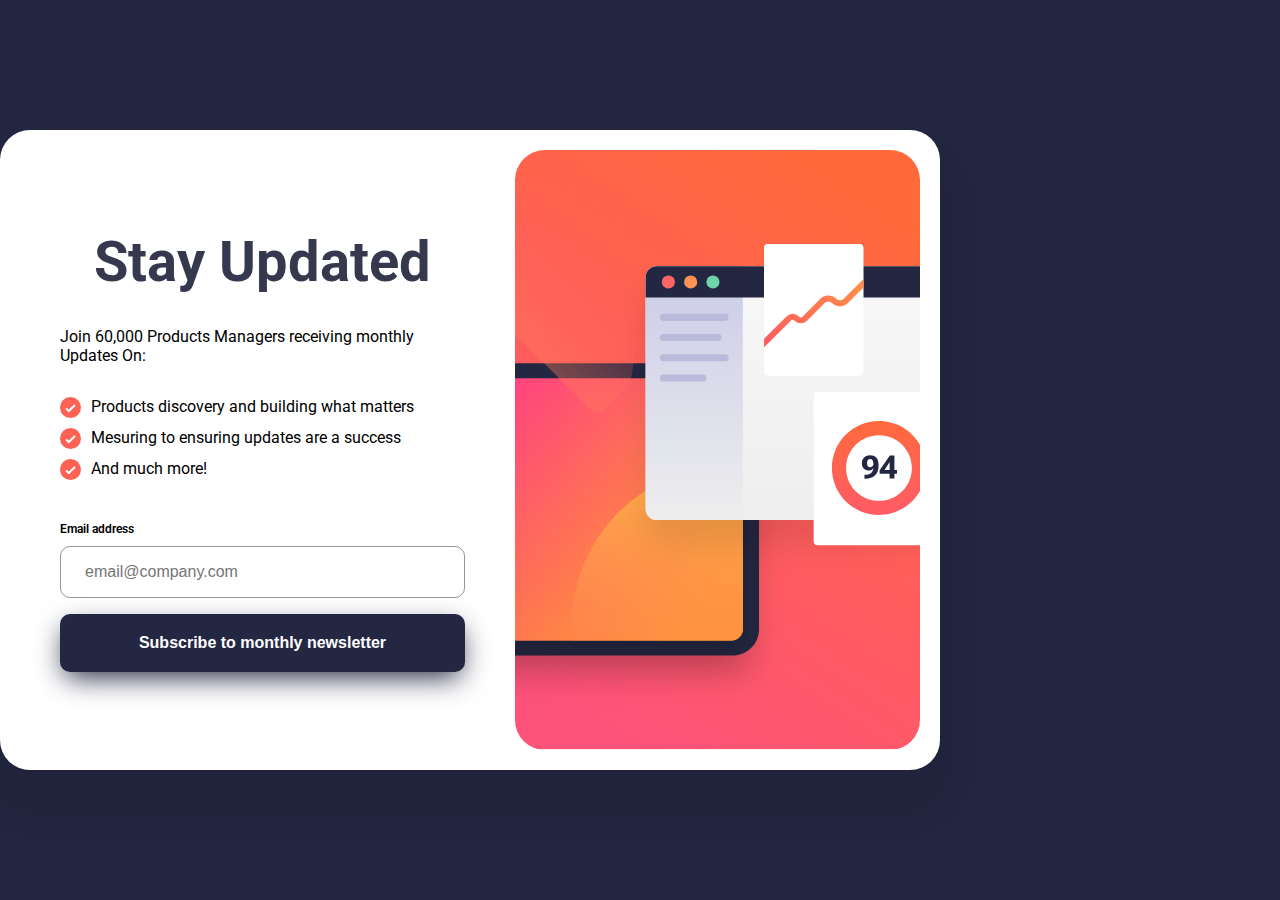
<file: index.html>
<!DOCTYPE html>
<html lang="en">
<head>
    <meta charset="UTF-8">
    <meta name="viewport" content="width=device-width, initial-scale=1.0">
    <link rel="icon" type="images/png" href="images/images/favicon-32x32.png" sizes="32x32"/>
    <link rel="stylesheet" href="style.css">
    <title>News Letter</title>
</head>
<body>
    <div class="container">
        <div class="news-letter-wrapper">
            <div class="landing-container">
                <h1>Stay Updated</h1>
                <p>Join 60,000 Products Managers receiving monthly Updates On:</p>
                <div class="cheacklist-wrapper">
                <div class="cheacklist">
                    <img src="images/images/icon-list.svg" alt="icon">
                    <p>Products discovery and building what matters</p>
                </div>
                <div class="cheacklist">
                    <img src="images/images/icon-list.svg" alt="icon">
                    <p>Mesuring to ensuring updates are a success</p>
                </div>
                <div class="cheacklist">
                    <img src="images/images/icon-list.svg" alt="icon">
                    <p>And much more!</p>
                </div>
            </div>
            <form class="form" action="success.html">
             <div  class="email-label">
                <label for="email">Email address</label>
                <label for="invaild" id="test" >Valied email required</label>
            </div>
            <input type="email" id="email" name="email" placeholder="email@company.com">
            <button type="submit">Subscribe to monthly newsletter</button>
            </form>
        </div>
        <div class="image-container"></div>
    </div>
</div>
<script src="app.js"></script>
</body>
</html>
</file>
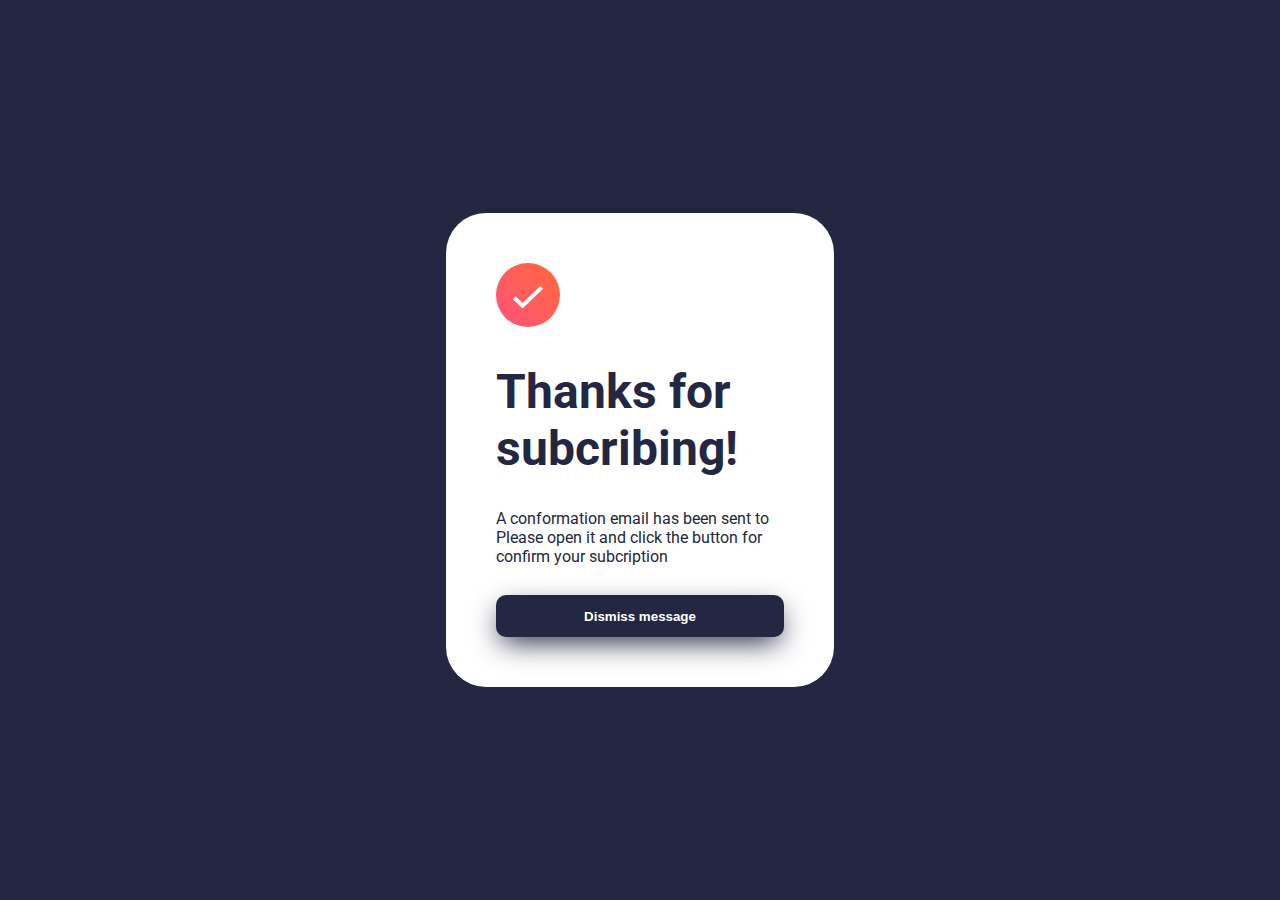
<file: success.html>
<!DOCTYPE html>
<html lang="en">
<head>
    <meta charset="UTF-8">
    <meta name="viewport" content="width=device-width, initial-scale=1.0">
    <title>Document</title>
    <link rel="stylesheet" href="style.css">
</head>
<body>
    <div class="conformation-container">
        <img src="images/images/icon-success.svg" alt="success-icon">
        <h1>Thanks for subcribing!</h1>
        <p>A conformation email has been sent to <strong><span id="display-email"></span></strong> Please open it and click the button for confirm your subcription </p>
        <button class="dismiss">Dismiss message</button>
    </div>
    <script>
      document.addEventListener('DOMContentLoaded',() =>{
        const queryString = window.location.search;
        const urlParms = new URLSearchParams(queryString);
        const email = urlParms.get('email');
        const dismiss = document.querySelector('.dismiss');
        if(email){
            document.getElementById('display-email').textContent=email;
        }
        dismiss.addEventListener('click',() =>{
            window.location.href = './index.html';
        })
})

    </script>
</body>
</html>
</file>
<file: style.css>
@import url('https://fonts.googleapis.com/css2?family=Roboto:ital,wght@0,100;0,300;0,400;0,500;0,700;0,900;1,100;1,300;1,400;1,500;1,700&display=swap');


:root {
    --white: hsl(0, 0%, 100%);
	--grey: hsl(231, 7%, 60%);
	--charcoal-grey: hsl(235, 18%, 26%);
	--dark-slate-grey: hsl(234, 29%, 20%);
	--text: var(--charcoal-grey);
	--bg: var(--dark-slate-grey);
	--primary: #ff6257;
	font-size: 16px;
}
body {
    padding: 0;
    margin: 0; 
    outline: 0;
    border: 0;
    font-family: 'Roboto', sans-serif;
    display: flex;
    align-items: center;
    justify-content: center;
    height: 100vh;
    background:hsl(234, 29%,20%);
}
.container {
    width: 1440px;
    max-width: 1440px;
    background: var(--dark-slate-grey);
}
.news-letter-wrapper {
    display: flex;
    justify-content: space-between;
    background: hsl(234, 29%, 20%);
    background: var(--white);
    width: 900px;
    max-width:100%;
    padding: 20px;
    border-radius: 30px;
    box-shadow: 0 34px 42px 23px rgba(0,0,0,0.1);
}
.news-letter-wrapper .landing-container {
    width: 45%;
    display: flex;
    flex-direction: column;
    align-items: center;
    justify-content: center;
    margin-left: 40px;
}
.news-letter-wrapper .landing-container > h1 {
    font-size: 3.5rem;
    margin: 0;
    padding: 0;
    border: 0;
    color: var(--text);
    margin-bottom: 1rem;
}
.news-letter-wrapper .landing-container > p {
    margin-bottom: 2rem;
}
.image-container {
    background-image: url(./images/images/illustration-sign-up-desktop.svg);
    width: 45%;
    height: 600px;
    background-repeat: no-repeat;
    background-size: cover;
    border-radius: 30px;
}
.cheacklist-wrapper {
    width: 100%;
    margin-bottom: 2rem;
}
.cheacklist {
    display: flex;
    gap: 10px;
    margin-bottom: 10px;
    width: 100%;
}
.cheacklist > p {
    padding: 0;
    margin: 0;
}
label {
    display: block;
    font-size: 0.75rem;
    margin-bottom: 10px;
    font-weight: 600;
}
input {
    display: block;
    width: 100%;
    box-sizing: border-box;
    padding: 1rem 1.5rem;
    border-radius: 10px;
    border: 1px solid var(--grey);
    font-size: 1rem;
}
.invaild {
    border: 2px solid red;
    background: rgba(255, 0,0,0.1);
}
input.invaild:focus {
    outline: 1px solid red;
}
#test {
    display: none;
}
#test.invaild {
    display: block;
    color: red;
    background-color: white;
    border: 0;
}
.email-label {
    display: flex;
    justify-content: space-between;
}
.form {
    width: 100%;
}
.form > button {
    width: 100%;
    margin-top: 1rem;
    border: 0;
    color: var(--white);
    background: var(--bg);
    font-size: 1rem;
    padding: 20px 0;
    border-radius: 10px;
    font-weight: 600;
    box-shadow: 0 10px 28px -5px var(--bg);
    transition: 300ms;
}
.form >button:hover {
 cursor: pointer;
 background-image: linear-gradient(to left , var(--primary),#ff5674);
 transform: scale(1.01);
 box-shadow: 0 10px 28px -5px #ff6257;
}
/* success design */

.conformation-container {
    background-color: white;
    width: 288px;
    max-width: 100%;
    padding: 50px;
    border-radius: 40px;
}
.conformation-container >h1 {
    font-size: 3rem;
    color: var(--dark-slate-grey);
    margin: 0;
    margin: 2rem 0;
}
.conformation-container > p {
    color: var(--dark-slate-grey);
}
.conformation-container .dismiss {
    border: 0; 
    width: 100%;
    font-weight: 700;
    color:white;
    background-color: var(--dark-slate-grey);
    padding: 1em 0;
    border-radius: 10px;
    margin-top: 1em;
    box-shadow: 0 10px 28px -5px var(--bg);
    transition: 200ms;
}
.conformation-container .dismiss:hover {
    cursor: pointer;
    transform: scale(1.035) translateY(-5%);
    background: #ff5674;
    box-shadow: 0 10px 28px -5px #ff5674;
}

/* responsive codes */

@media screen and (max-width: 950px) {
    .news-letter-wrapper {
        flex-direction: column;
        width: 100vw;
        height: 100vh;
        border-radius: 0;
        padding: 0;
        margin: 0;
        outline: 0;
    }
    .image-container {
        background-image: url(images/images/illustration-sign-up-mobile.svg);
        width: 100%;
        height: 400px;
        transform: translateY(-10%);
        background-size: cover;
        background-repeat: no-repeat;
        order: -1;
        border-radius: 0;
        position: relative;
    }
    .image-container::after {
        content: "";
        position: absolute;
        bottom: 0;
        width: 100%;
        height: 35px;
        transform: translateY(3%);
        background: white;
    }
    .news-letter-wrapper .landing-container {
        width: 100%;
        margin: 0;
        margin-bottom: 1.5rem;
        padding: 0 50px;
        box-sizing: border-box;
    }
    .news-letter-wrapper .landing-container >h1 {
        font-size: 2rem;
    }
    .form > button {
        font-size: 0.75rem;
    }
    .conformation-container {
        width: 100vw;
        height: 100vh;
        padding: 0;
        border-radius: 0;
        box-sizing: border-box;
        display: flex;
        flex-direction: column;
        justify-content: center;
        padding: 20px 0;
    }
    .conformation-container > img {
        width: 50px;
        margin-top: 50%;
    }
    .conformation-container > h1 , .conformation-container>p {
        margin: 0;
    }
    .conformation-container > h1 {
        font-size: 2rem;
        margin: 30px 0;
    }
    .conformation-container .dismiss {
        margin-top: auto;
        margin-bottom: 2rem;
    }
}
</file>
